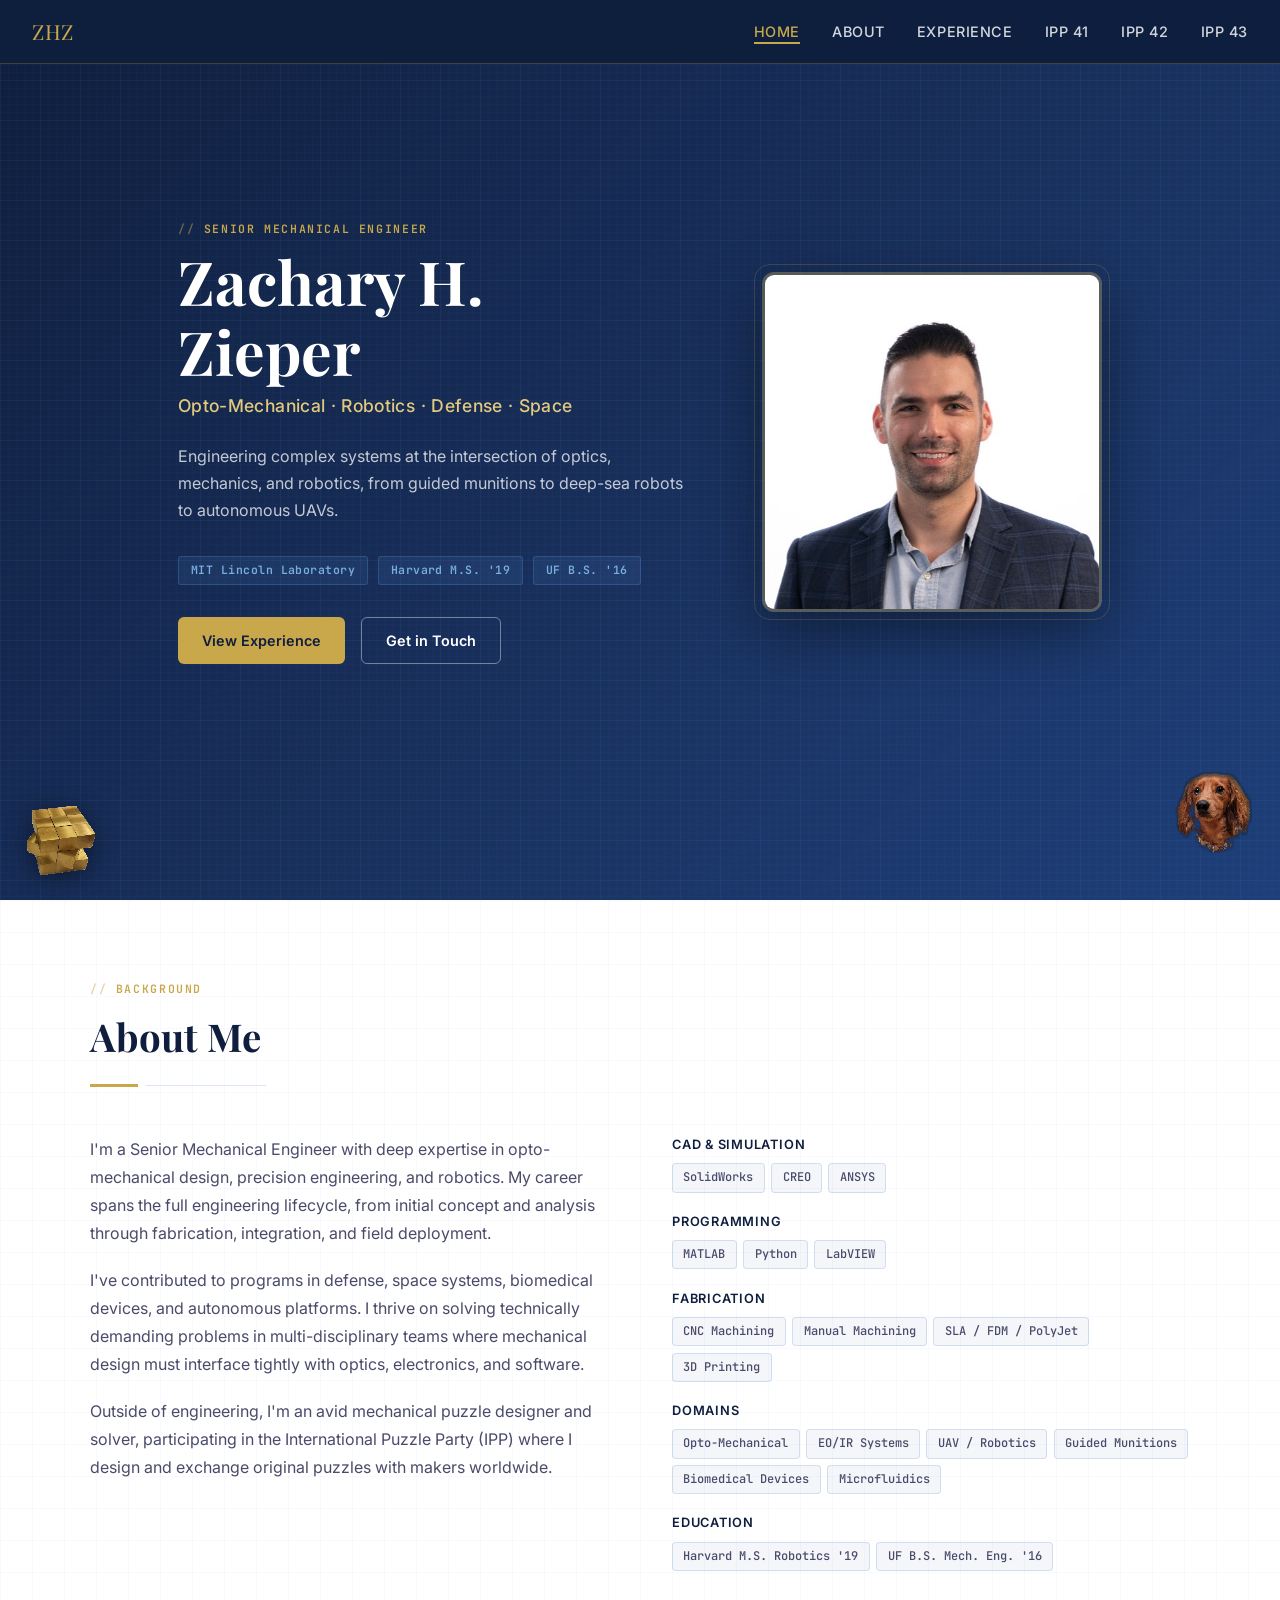
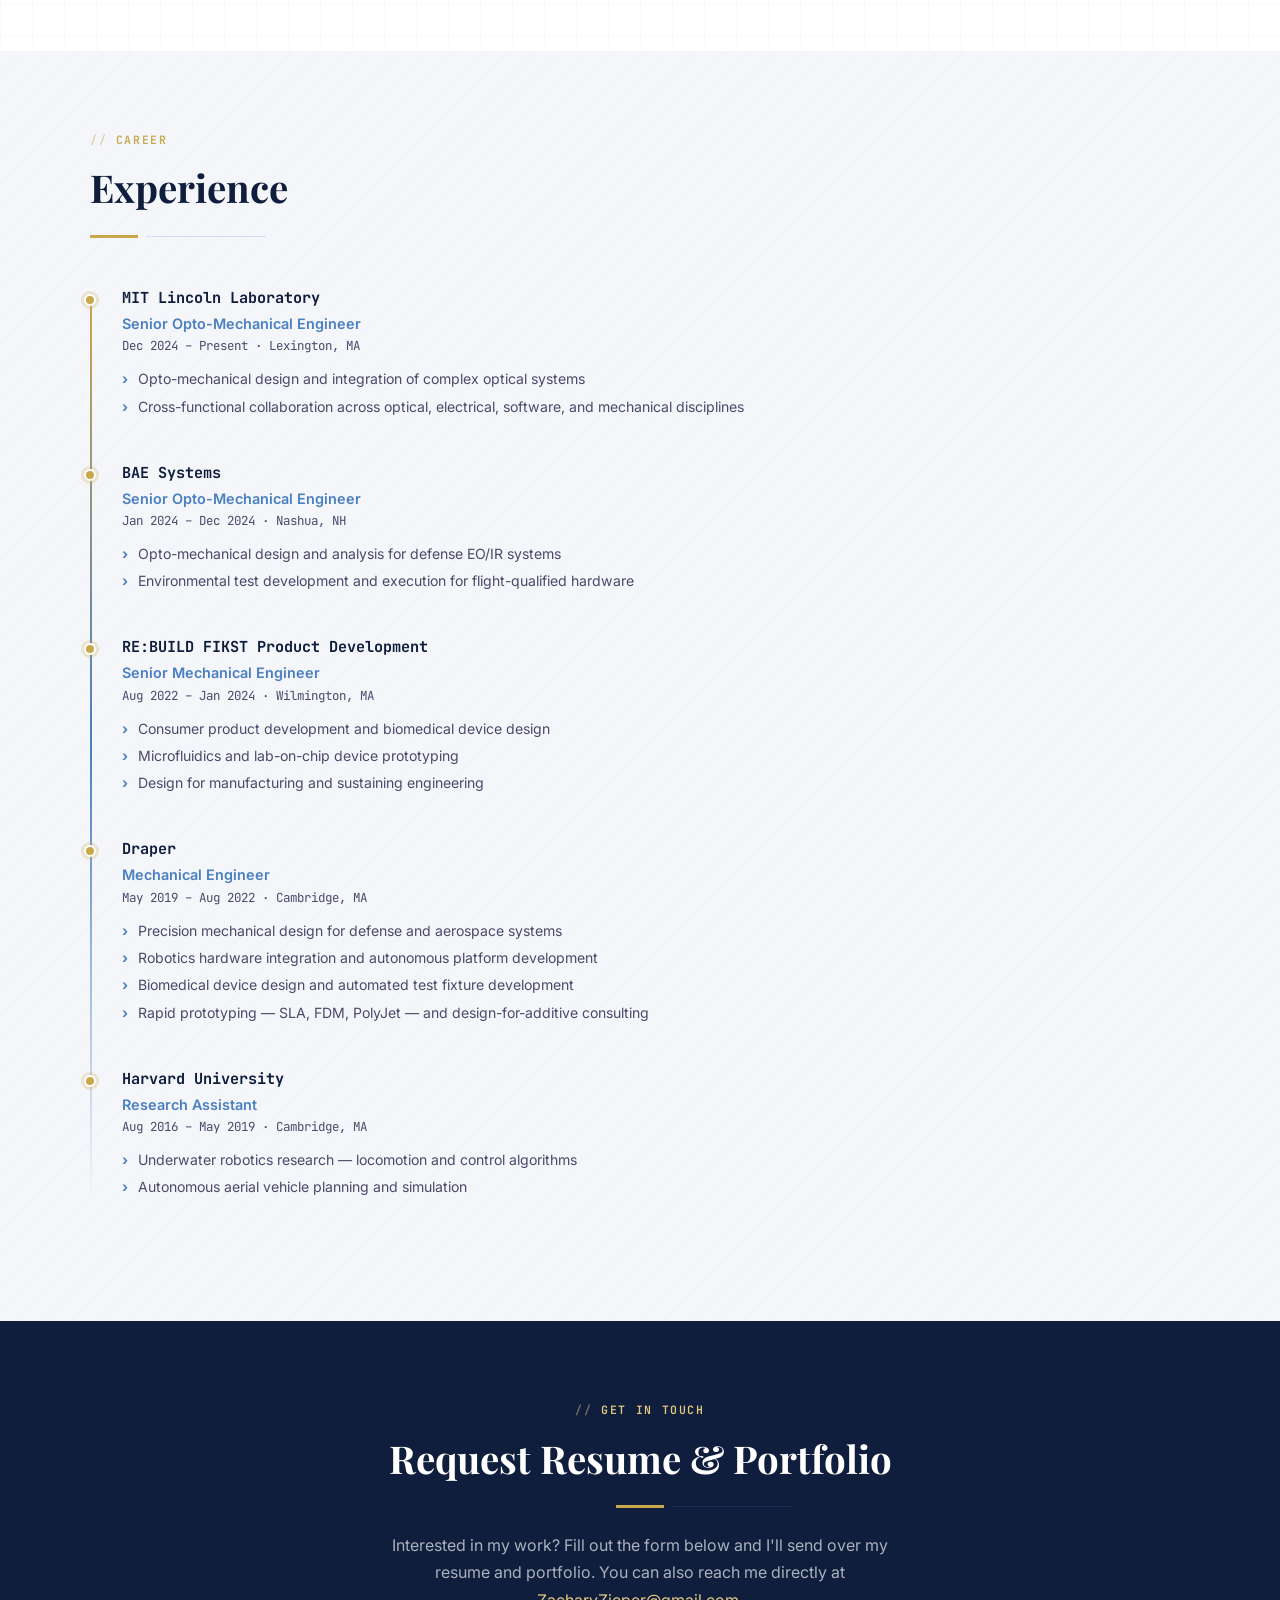
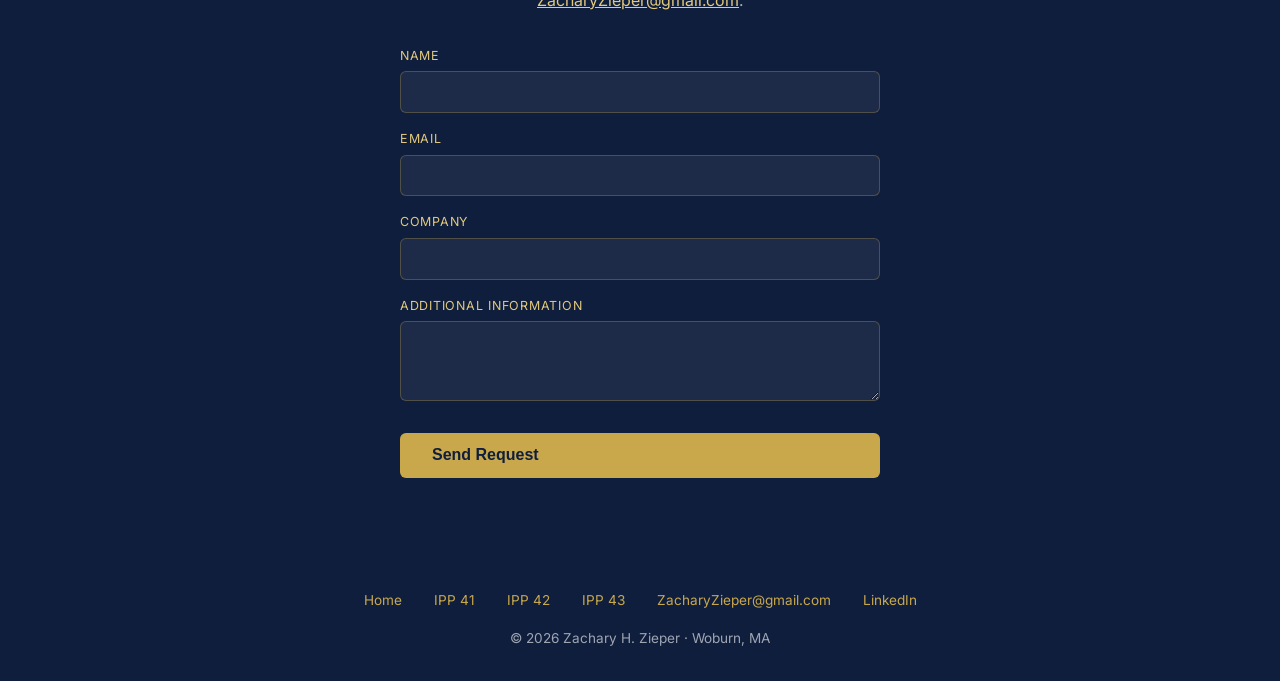
<file: index.html>
<!DOCTYPE html>
<html lang="en">
<head>
  <meta charset="UTF-8" />
  <meta name="viewport" content="width=device-width, initial-scale=1.0" />
  <title>Zachary H. Zieper — Engineer</title>
  <link rel="stylesheet" href="styles.css" />
</head>
<body>

  <!-- ── Navigation ── -->
  <nav>
    <a href="index.html" class="nav-logo">ZHZ</a>
    <button class="nav-hamburger" id="nav-toggle" aria-label="Toggle navigation">☰</button>
    <ul class="nav-links">
      <li><a href="index.html" class="active">Home</a></li>
      <li><a href="#about">About</a></li>
      <li><a href="#experience">Experience</a></li>
      <li><a href="ipp41.html">IPP 41</a></li>
      <li><a href="ipp42.html">IPP 42</a></li>
      <li><a href="ipp43.html">IPP 43</a></li>
    </ul>
  </nav>

  <!-- ── Hero ── -->
  <section class="hero" id="home">
    <div class="hero-inner">
      <div class="hero-text">
        <p class="section-label">Senior Mechanical Engineer</p>
        <h1>Zachary H.<br>Zieper</h1>
        <p class="subtitle">Opto-Mechanical · Robotics · Defense · Space</p>
        <p class="tagline">
          Engineering complex systems at the intersection of optics, mechanics, and
          robotics, from guided munitions to deep-sea robots to autonomous UAVs.
        </p>
        <div class="hero-badges">
          <span class="badge">MIT Lincoln Laboratory</span>
          <span class="badge">Harvard M.S. '19</span>
          <span class="badge">UF B.S. '16</span>
        </div>
        <div class="hero-cta">
          <a href="#experience" class="btn btn-primary">View Experience</a>
          <a href="mailto:ZacharyZieper@gmail.com" class="btn btn-outline">Get in Touch</a>
        </div>
      </div>
      <div class="hero-photo">
        <img src="images/ZZ_Cropped.jpg" alt="Zachary Zieper" />
      </div>
    </div>
  </section>

  <!-- ── About ── -->
  <section id="about">
    <div class="section-inner">
      <p class="section-label">Background</p>
      <h2 class="section-title">About Me</h2>
      <div class="divider"></div>
      <div class="about-grid">
        <div class="about-text">
          <p>
            I'm a Senior Mechanical Engineer with deep expertise in opto-mechanical
            design, precision engineering, and robotics. My career spans the full
            engineering lifecycle, from initial concept and analysis through fabrication,
            integration, and field deployment.
          </p>
          <p>
            I've contributed to programs in defense, space systems, biomedical devices,
            and autonomous platforms. I thrive on solving technically demanding problems
            in multi-disciplinary teams where mechanical design must interface tightly
            with optics, electronics, and software.
          </p>
          <p>
            Outside of engineering, I'm an avid mechanical puzzle designer and solver,
            participating in the International Puzzle Party (IPP) where I design and
            exchange original puzzles with makers worldwide.
          </p>
        </div>
        <div>
          <div class="skills-grid">
            <div class="skill-group">
              <label>CAD &amp; Simulation</label>
              <div class="skill-tags">
                <span class="skill-tag">SolidWorks</span>
                <span class="skill-tag">CREO</span>
                <span class="skill-tag">ANSYS</span>
              </div>
            </div>
            <div class="skill-group">
              <label>Programming</label>
              <div class="skill-tags">
                <span class="skill-tag">MATLAB</span>
                <span class="skill-tag">Python</span>
                <span class="skill-tag">LabVIEW</span>
              </div>
            </div>
            <div class="skill-group">
              <label>Fabrication</label>
              <div class="skill-tags">
                <span class="skill-tag">CNC Machining</span>
                <span class="skill-tag">Manual Machining</span>
                <span class="skill-tag">SLA / FDM / PolyJet</span>
                <span class="skill-tag">3D Printing</span>
              </div>
            </div>
            <div class="skill-group">
              <label>Domains</label>
              <div class="skill-tags">
                <span class="skill-tag">Opto-Mechanical</span>
                <span class="skill-tag">EO/IR Systems</span>
                <span class="skill-tag">UAV / Robotics</span>
                <span class="skill-tag">Guided Munitions</span>
                <span class="skill-tag">Biomedical Devices</span>
                <span class="skill-tag">Microfluidics</span>
              </div>
            </div>
            <div class="skill-group">
              <label>Education</label>
              <div class="skill-tags">
                <span class="skill-tag">Harvard M.S. Robotics '19</span>
                <span class="skill-tag">UF B.S. Mech. Eng. '16</span>
              </div>
            </div>
          </div>
        </div>
      </div>
    </div>
  </section>

  <!-- ── Experience ── -->
  <section id="experience">
    <div class="section-inner">
      <p class="section-label">Career</p>
      <h2 class="section-title">Experience</h2>
      <div class="divider"></div>
      <div class="timeline">

        <div class="timeline-item">
          <div class="timeline-company">MIT Lincoln Laboratory</div>
          <div class="timeline-role">Senior Opto-Mechanical Engineer</div>
          <div class="timeline-period">Dec 2024 – Present · Lexington, MA</div>
          <ul class="timeline-bullets">
            <li>Opto-mechanical design and integration of complex optical systems</li>
            <li>Cross-functional collaboration across optical, electrical, software, and mechanical disciplines</li>
          </ul>
        </div>

        <div class="timeline-item">
          <div class="timeline-company">BAE Systems</div>
          <div class="timeline-role">Senior Opto-Mechanical Engineer</div>
          <div class="timeline-period">Jan 2024 – Dec 2024 · Nashua, NH</div>
          <ul class="timeline-bullets">
            <li>Opto-mechanical design and analysis for defense EO/IR systems</li>
            <li>Environmental test development and execution for flight-qualified hardware</li>
          </ul>
        </div>

        <div class="timeline-item">
          <div class="timeline-company">RE:BUILD FIKST Product Development</div>
          <div class="timeline-role">Senior Mechanical Engineer</div>
          <div class="timeline-period">Aug 2022 – Jan 2024 · Wilmington, MA</div>
          <ul class="timeline-bullets">
            <li>Consumer product development and biomedical device design</li>
            <li>Microfluidics and lab-on-chip device prototyping</li>
            <li>Design for manufacturing and sustaining engineering</li>
          </ul>
        </div>

        <div class="timeline-item">
          <div class="timeline-company">Draper</div>
          <div class="timeline-role">Mechanical Engineer</div>
          <div class="timeline-period">May 2019 – Aug 2022 · Cambridge, MA</div>
          <ul class="timeline-bullets">
            <li>Precision mechanical design for defense and aerospace systems</li>
            <li>Robotics hardware integration and autonomous platform development</li>
            <li>Biomedical device design and automated test fixture development</li>
            <li>Rapid prototyping — SLA, FDM, PolyJet — and design-for-additive consulting</li>
          </ul>
        </div>

        <div class="timeline-item">
          <div class="timeline-company">Harvard University</div>
          <div class="timeline-role">Research Assistant</div>
          <div class="timeline-period">Aug 2016 – May 2019 · Cambridge, MA</div>
          <ul class="timeline-bullets">
            <li>Underwater robotics research — locomotion and control algorithms</li>
            <li>Autonomous aerial vehicle planning and simulation</li>
          </ul>
        </div>

      </div>
    </div>
  </section>

  <!-- ── Portfolio (hidden for now) ── -->
  <section id="portfolio" style="display:none;">
    <div class="section-inner">
      <p class="section-label" style="color:var(--gold-light);">Selected Work</p>
      <h2 class="section-title light">Portfolio</h2>
      <div class="puzzle-divider">
        <div class="bar"></div>
        <span class="icon">⚙</span>
        <span class="icon">🔩</span>
        <span class="icon">🧩</span>
        <div class="bar rev"></div>
      </div>

      <div class="portfolio-grid">

        <!-- Microfluidic Array -->
        <div class="portfolio-card">
          <img src="images/draper/image5.jpeg" alt="Microfluidic Device" />
          <div class="portfolio-label">
            <span class="cat">Biomedical · Microfluidics</span>
            <span class="title">Microfluidic Cell Culture Device</span>
          </div>
          <div class="portfolio-overlay">
            <div class="portfolio-label">
              <span class="cat">Biomedical · Microfluidics</span>
              <span class="title">Microfluidic Cell Culture Device</span>
              <p class="desc">Multi-channel microfluidic array for novel cell culturing research — designed and fabricated in-house.</p>
            </div>
          </div>
        </div>

        <!-- Brass Snake Puzzle -->
        <div class="portfolio-card">
          <img src="images/draper/image34.jpeg" alt="Brass Snake Puzzle" />
          <div class="portfolio-label">
            <span class="cat">Puzzle Design · Machining</span>
            <span class="title">Brass Snake Puzzle</span>
          </div>
          <div class="portfolio-overlay">
            <div class="portfolio-label">
              <span class="cat">Puzzle Design · Machining</span>
              <span class="title">Brass Snake Puzzle</span>
              <p class="desc">Handmade interlocking sequential movement puzzle machined from solid brass — IPP exchange piece.</p>
            </div>
          </div>
        </div>

        <!-- Rubik's vs Brass Cube -->
        <div class="portfolio-card">
          <img src="images/draper/image35.jpeg" alt="Machined Brass Cube vs Rubiks" />
          <div class="portfolio-label">
            <span class="cat">Puzzle Design · IPP</span>
            <span class="title">Machined Brass Cube</span>
          </div>
          <div class="portfolio-overlay">
            <div class="portfolio-label">
              <span class="cat">Puzzle Design · IPP</span>
              <span class="title">Machined Brass Cube</span>
              <p class="desc">A fully functional 3×3 twisty puzzle machined from solid brass — next to the plastic original it was inspired by.</p>
            </div>
          </div>
        </div>

        <!-- Consumer Product — Cumulus -->
        <div class="portfolio-card">
          <img src="images/draper/image28.jpeg" alt="Cumulus Coffee System" />
          <div class="portfolio-label">
            <span class="cat">Consumer Product Design</span>
            <span class="title">Cumulus Coffee System</span>
          </div>
          <div class="portfolio-overlay">
            <div class="portfolio-label">
              <span class="cat">Consumer Product Design</span>
              <span class="title">Cumulus Coffee System</span>
              <p class="desc">Contributed mechanical design and sustaining engineering for a premium connected espresso brewer.</p>
            </div>
          </div>
        </div>

        <!-- Louie + 3D Print -->
        <div class="portfolio-card">
          <img src="images/draper/image32.jpeg" alt="Louie and 3D Printed Model" style="object-position: center 20%;" />
          <div class="portfolio-label">
            <span class="cat">3D Printing · Rapid Proto</span>
            <span class="title">Louie — 3D Printed in SLA</span>
          </div>
          <div class="portfolio-overlay">
            <div class="portfolio-label">
              <span class="cat">3D Printing · Rapid Proto</span>
              <span class="title">Louie — 3D Printed in SLA</span>
              <p class="desc">High-fidelity SLA resin print of Louie the dachshund. The real thing approves.</p>
            </div>
          </div>
        </div>

        <!-- Microfluidic channels close-up -->
        <div class="portfolio-card">
          <img src="images/draper/image7.jpeg" alt="Microfluidic Channels" />
          <div class="portfolio-label">
            <span class="cat">Biomedical · Fabrication</span>
            <span class="title">Microfluidic Channel Array</span>
          </div>
          <div class="portfolio-overlay">
            <div class="portfolio-label">
              <span class="cat">Biomedical · Fabrication</span>
              <span class="title">Microfluidic Channel Array</span>
              <p class="desc">Transparent microfluidic chip with precision-routed channels for controlled reagent flow in cell culture experiments.</p>
            </div>
          </div>
        </div>

      </div>
    </div>
  </section>

  <!-- ── Contact / Resume Request ── -->
  <section id="contact" style="background:var(--navy);padding:5rem 2rem;text-align:center;">
    <p class="section-label" style="color:var(--gold-light);">Get In Touch</p>
    <h2 class="section-title light" style="color:var(--white);font-family:'Playfair Display',serif;font-size:clamp(1.8rem,3vw,2.5rem);margin-bottom:1rem;">Request Resume &amp; Portfolio</h2>
    <div class="divider" style="margin:0 auto 1.5rem;"></div>
    <p style="color:rgba(255,255,255,0.65);max-width:520px;margin:0 auto 2rem;line-height:1.7;">
      Interested in my work? Fill out the form below and I'll send over my
      resume and portfolio. You can also reach me directly at
      <a href="mailto:ZacharyZieper@gmail.com" style="color:var(--gold-light);">ZacharyZieper@gmail.com</a>.
    </p>

    <form action="https://formsubmit.co/ZacharyZieper@gmail.com" method="POST"
          style="max-width:480px;margin:0 auto;text-align:left;">
      <!-- FormSubmit config -->
      <input type="hidden" name="_subject" value="Resume & Portfolio Request" />
      <input type="hidden" name="_captcha" value="false" />
      <input type="hidden" name="_template" value="table" />
      <input type="text" name="_honey" style="display:none" />

      <div style="margin-bottom:1rem;">
        <label for="req-name" style="display:block;color:var(--gold-light);font-size:0.78rem;letter-spacing:0.06em;text-transform:uppercase;margin-bottom:0.35rem;">Name</label>
        <input type="text" id="req-name" name="Name" required
               style="width:100%;padding:0.65rem 0.85rem;border:1px solid rgba(201,168,76,0.3);border-radius:6px;background:rgba(255,255,255,0.06);color:var(--white);font-size:0.95rem;font-family:inherit;outline:none;transition:border-color 0.2s;"
               onfocus="this.style.borderColor='var(--gold)'" onblur="this.style.borderColor='rgba(201,168,76,0.3)'" />
      </div>

      <div style="margin-bottom:1rem;">
        <label for="req-email" style="display:block;color:var(--gold-light);font-size:0.78rem;letter-spacing:0.06em;text-transform:uppercase;margin-bottom:0.35rem;">Email</label>
        <input type="email" id="req-email" name="Email" required
               style="width:100%;padding:0.65rem 0.85rem;border:1px solid rgba(201,168,76,0.3);border-radius:6px;background:rgba(255,255,255,0.06);color:var(--white);font-size:0.95rem;font-family:inherit;outline:none;transition:border-color 0.2s;"
               onfocus="this.style.borderColor='var(--gold)'" onblur="this.style.borderColor='rgba(201,168,76,0.3)'" />
      </div>

      <div style="margin-bottom:1rem;">
        <label for="req-company" style="display:block;color:var(--gold-light);font-size:0.78rem;letter-spacing:0.06em;text-transform:uppercase;margin-bottom:0.35rem;">Company</label>
        <input type="text" id="req-company" name="Company"
               style="width:100%;padding:0.65rem 0.85rem;border:1px solid rgba(201,168,76,0.3);border-radius:6px;background:rgba(255,255,255,0.06);color:var(--white);font-size:0.95rem;font-family:inherit;outline:none;transition:border-color 0.2s;"
               onfocus="this.style.borderColor='var(--gold)'" onblur="this.style.borderColor='rgba(201,168,76,0.3)'" />
      </div>

      <div style="margin-bottom:1.5rem;">
        <label for="req-info" style="display:block;color:var(--gold-light);font-size:0.78rem;letter-spacing:0.06em;text-transform:uppercase;margin-bottom:0.35rem;">Additional Information</label>
        <textarea id="req-info" name="Additional Information" rows="3"
                  style="width:100%;padding:0.65rem 0.85rem;border:1px solid rgba(201,168,76,0.3);border-radius:6px;background:rgba(255,255,255,0.06);color:var(--white);font-size:0.95rem;font-family:inherit;outline:none;resize:vertical;transition:border-color 0.2s;"
                  onfocus="this.style.borderColor='var(--gold)'" onblur="this.style.borderColor='rgba(201,168,76,0.3)'"></textarea>
      </div>

      <button type="submit" class="btn btn-primary" style="width:100%;font-size:1rem;padding:0.85rem 2rem;cursor:pointer;border:none;">
        Send Request
      </button>
    </form>
  </section>

  <!-- ── Footer ── -->
  <footer>
    <div class="footer-links">
      <a href="index.html">Home</a>
      <a href="ipp41.html">IPP 41</a>
      <a href="ipp42.html">IPP 42</a>
      <a href="ipp43.html">IPP 43</a>
      <a href="mailto:ZacharyZieper@gmail.com">ZacharyZieper@gmail.com</a>
      <a href="https://www.linkedin.com/in/zzieper" target="_blank" rel="noopener">LinkedIn</a>
    </div>
    <p>&copy; 2026 Zachary H. Zieper · Woburn, MA</p>
  </footer>

  <!-- ── Easter Egg ── -->

  <!-- Rubik's cube — bottom LEFT, mouse-draggable -->
  <div id="puzzle-cube">
    <canvas id="cube-canvas" style="display:block;"></canvas>
  </div>

  <!-- Louie drop zone — bottom RIGHT -->
  <div id="easter-egg-zone">
    <div id="louie-drop">
      <canvas id="louie-canvas"></canvas>
    </div>
    <div id="good-boy">Good boy 🐾</div>
  </div>

  <!-- Flash overlay -->
  <div id="flash"></div>

  <script>
    // ── Remove black background from Louie image (edge flood-fill) ──
    (function() {
      const canvas = document.getElementById('louie-canvas');
      const ctx = canvas.getContext('2d');
      const img = new Image();
      img.onload = function() {
        const w = img.naturalWidth, h = img.naturalHeight;
        canvas.width = w; canvas.height = h;
        ctx.drawImage(img, 0, 0);
        const imageData = ctx.getImageData(0, 0, w, h);
        const d = imageData.data;

        // Flood-fill background from all 4 edges — only removes connected dark pixels
        const visited = new Uint8Array(w * h);
        const queue = [];

        function isBackground(x, y) {
          const i = (y * w + x) * 4;
          return d[i] < 55 && d[i+1] < 55 && d[i+2] < 55;
        }

        function push(x, y) {
          if (x < 0 || x >= w || y < 0 || y >= h) return;
          const k = y * w + x;
          if (visited[k] || !isBackground(x, y)) return;
          visited[k] = 1;
          queue.push(k);
        }

        // Seed from all edge pixels
        for (let x = 0; x < w; x++) { push(x, 0); push(x, h - 1); }
        for (let y = 0; y < h; y++) { push(0, y); push(w - 1, y); }

        // BFS
        for (let qi = 0; qi < queue.length; qi++) {
          const k = queue[qi];
          const x = k % w, y = (k / w) | 0;
          push(x - 1, y); push(x + 1, y); push(x, y - 1); push(x, y + 1);
        }

        // Make background pixels transparent, feather the edge slightly
        for (let k = 0; k < w * h; k++) {
          if (!visited[k]) continue;
          const i = k * 4;
          const brightness = (d[i] + d[i+1] + d[i+2]) / 3;
          // Smooth edge: fully transparent at 0, fades in up to brightness 55
          d[i+3] = Math.round((brightness / 55) * 180);
          if (d[i+3] > 255) d[i+3] = 255;
        }

        ctx.putImageData(imageData, 0, 0);
      };
      img.src = 'images/Louie_Icon.png';
    })();

    // ── Load & background-remove the gold Rubik's cube ──
    (function() {
      const cubeCanvas = document.getElementById('cube-canvas');
      const cubeCtx    = cubeCanvas.getContext('2d');
      const cubeImg    = new Image();
      cubeImg.onload = function() {
        cubeCanvas.width  = cubeImg.naturalWidth;
        cubeCanvas.height = cubeImg.naturalHeight;
        cubeCtx.drawImage(cubeImg, 0, 0);

        const imageData = cubeCtx.getImageData(0, 0, cubeCanvas.width, cubeCanvas.height);
        const d = imageData.data;
        const w = cubeCanvas.width, h = cubeCanvas.height;

        // Flood-fill from all 4 edges — only removes connected light/white pixels
        const visited = new Uint8Array(w * h);
        const queue   = [];

        function isLight(x, y) {
          const idx = (y * w + x) * 4;
          return d[idx] > 190 && d[idx+1] > 190 && d[idx+2] > 190;
        }

        function enq(x, y) {
          if (x < 0 || x >= w || y < 0 || y >= h) return;
          const k = y * w + x;
          if (visited[k] || !isLight(x, y)) return;
          visited[k] = 1;
          queue.push(k);
        }

        for (let x = 0; x < w; x++) { enq(x, 0); enq(x, h-1); }
        for (let y = 0; y < h; y++) { enq(0, y); enq(w-1, y); }

        let qi = 0;
        while (qi < queue.length) {
          const k = queue[qi++];
          const x = k % w, y = Math.floor(k / w);
          enq(x-1, y); enq(x+1, y); enq(x, y-1); enq(x, y+1);
        }

        for (let k = 0; k < w * h; k++) {
          if (!visited[k]) continue;
          const i = k * 4;
          const lightness = (d[i] + d[i+1] + d[i+2]) / 3;
          // Feather the edge so there's no hard fringe
          const t = Math.max(0, (lightness - 180) / 75);
          d[i+3] = Math.round((1 - t) * d[i+3]);
        }

        cubeCtx.putImageData(imageData, 0, 0);

        // Scale display size preserving natural aspect ratio
        // 52px on mobile (≤768px), 72px on desktop — matches ORIGIN.bottom below
        const displayH = window.innerWidth <= 768 ? 52 : 72;
        const aspect   = cubeImg.naturalWidth / cubeImg.naturalHeight;
        cubeCanvas.style.height = displayH + 'px';
        cubeCanvas.style.width  = Math.round(displayH * aspect) + 'px';
      };
      cubeImg.src = 'images/Rubiks_Cube_Gold.png';
    })();

    // ── Mouse-based drag (no HTML5 drag API) ──
    const cube     = document.getElementById('puzzle-cube');
    const louie    = document.getElementById('louie-drop');
    const flash    = document.getElementById('flash');
    const goodBoy  = document.getElementById('good-boy');

    // Resting position matches CSS: mobile bottom:25px, desktop bottom:24px
    // (aligns cube centre with Louie centre on both screen sizes)
    const mobile = window.innerWidth <= 768;
    const ORIGIN = { bottom: mobile ? 25 : 24, left: mobile ? 16 : 24 };

    let dragging = false;
    let startX, startY, cubeStartX, cubeStartY;

    // ── Shared drag handlers (mouse + touch) ──
    function onDragStart(clientX, clientY) {
      dragging = true;
      const rect = cube.getBoundingClientRect();
      startX = clientX;
      startY = clientY;
      cubeStartX = rect.left;
      cubeStartY = rect.top;
      cube.style.transition = 'none';
      cube.style.bottom = 'auto';
      cube.style.right  = 'auto';
      cube.style.left   = rect.left + 'px';
      cube.style.top    = rect.top  + 'px';
      cube.classList.add('dragging');
      goodBoy.classList.remove('visible');
    }

    function onDragMove(clientX, clientY) {
      if (!dragging) return;
      cube.style.left = (cubeStartX + clientX - startX) + 'px';
      cube.style.top  = (cubeStartY + clientY - startY) + 'px';

      // "Good boy" proximity hint
      const louieRect = louie.getBoundingClientRect();
      const cubeRect  = cube.getBoundingClientRect();
      const lx = louieRect.left + louieRect.width  / 2;
      const ly = louieRect.top  + louieRect.height / 2;
      const cx = cubeRect.left  + cubeRect.width   / 2;
      const cy = cubeRect.top   + cubeRect.height  / 2;
      goodBoy.classList.toggle('visible', Math.hypot(cx - lx, cy - ly) < 130);
    }

    function onDragEnd() {
      if (!dragging) return;
      dragging = false;
      cube.classList.remove('dragging');
      goodBoy.classList.remove('visible');

      const louieRect = louie.getBoundingClientRect();
      const cubeRect  = cube.getBoundingClientRect();
      const cx = cubeRect.left + cubeRect.width  / 2;
      const cy = cubeRect.top  + cubeRect.height / 2;

      if (cx >= louieRect.left && cx <= louieRect.right &&
          cy >= louieRect.top  && cy <= louieRect.bottom) {
        louie.classList.add('drag-over');
        flash.classList.add('go');
        setTimeout(() => { window.location.href = 'secret.html'; }, 400);
      } else {
        cube.style.transition = 'left 0.45s cubic-bezier(.22,1,.36,1), top 0.45s cubic-bezier(.22,1,.36,1)';
        const finalLeft = ORIGIN.left;
        const finalTop  = window.innerHeight - cube.offsetHeight - ORIGIN.bottom;
        cube.style.left = finalLeft + 'px';
        cube.style.top  = finalTop  + 'px';
        setTimeout(() => {
          cube.style.transition = '';
          cube.style.top    = 'auto';
          cube.style.left   = 'auto';
          cube.style.bottom = ORIGIN.bottom + 'px';
          cube.style.left   = ORIGIN.left   + 'px';
        }, 460);
      }
    }

    // ── Mouse events ──
    cube.addEventListener('mousedown', e => { e.preventDefault(); onDragStart(e.clientX, e.clientY); });
    document.addEventListener('mousemove', e => onDragMove(e.clientX, e.clientY));
    document.addEventListener('mouseup',   () => onDragEnd());

    // ── Touch events (passive:false so we can preventDefault and stop page scroll) ──
    cube.addEventListener('touchstart', e => {
      e.preventDefault();
      const t = e.touches[0];
      onDragStart(t.clientX, t.clientY);
    }, { passive: false });

    document.addEventListener('touchmove', e => {
      if (!dragging) return;
      e.preventDefault();
      const t = e.touches[0];
      onDragMove(t.clientX, t.clientY);
    }, { passive: false });

    document.addEventListener('touchend', e => {
      const t = e.changedTouches[0];
      onDragEnd(t.clientX, t.clientY);
    });

    // Active nav link
    document.querySelectorAll('.nav-links a').forEach(a => {
      a.classList.toggle('active', a.getAttribute('href') === 'index.html');
    });

    // ── Hamburger nav toggle ──
    const navToggle = document.getElementById('nav-toggle');
    const navLinks  = document.querySelector('.nav-links');
    navToggle.addEventListener('click', () => {
      const open = navLinks.classList.toggle('open');
      navToggle.textContent = open ? '✕' : '☰';
    });
    navLinks.querySelectorAll('a').forEach(a => {
      a.addEventListener('click', () => {
        navLinks.classList.remove('open');
        navToggle.textContent = '☰';
      });
    });
  </script>
</body>
</html>
</file>
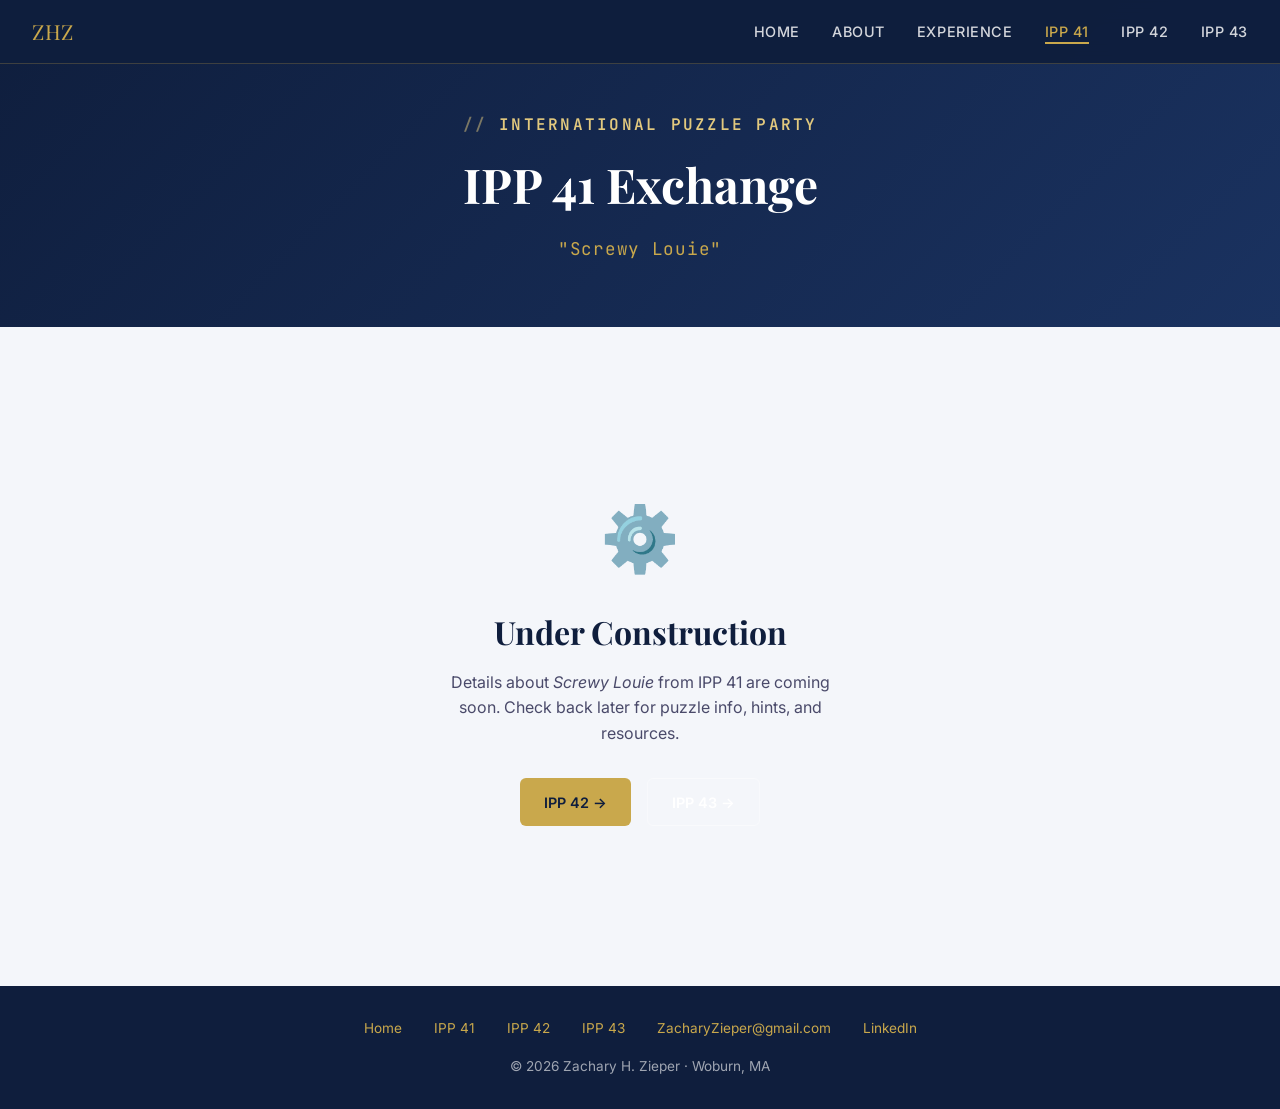
<file: ipp41.html>
<!DOCTYPE html>
<html lang="en">
<head>
  <meta charset="UTF-8" />
  <meta name="viewport" content="width=device-width, initial-scale=1.0" />
  <title>IPP 41 Exchange — Zachary H. Zieper</title>
  <link rel="stylesheet" href="styles.css" />
</head>
<body>

  <!-- ── Navigation ── -->
  <nav>
    <a href="index.html" class="nav-logo">ZHZ</a>
    <button class="nav-hamburger" id="nav-toggle" aria-label="Toggle navigation">☰</button>
    <ul class="nav-links">
      <li><a href="index.html">Home</a></li>
      <li><a href="index.html#about">About</a></li>
      <li><a href="index.html#experience">Experience</a></li>
      <li><a href="ipp41.html" class="active">IPP 41</a></li>
      <li><a href="ipp42.html">IPP 42</a></li>
      <li><a href="ipp43.html">IPP 43</a></li>
    </ul>
  </nav>

  <!-- ── Page Hero ── -->
  <div class="page-hero">
    <p class="section-label" style="color:var(--gold-light);margin-bottom:0.5rem;">International Puzzle Party</p>
    <h1>IPP 41 Exchange</h1>
    <p style="font-family:'JetBrains Mono',monospace;color:var(--gold);font-size:1.1rem;margin-top:0.5rem;letter-spacing:0.04em;">
      "Screwy Louie"
    </p>
  </div>

  <!-- ── Content ── -->
  <div class="page-content">
    <div class="coming-soon">
      <span class="gear">⚙️</span>
      <h2>Under Construction</h2>
      <p>
        Details about <em>Screwy Louie</em> from IPP 41 are coming soon.
        Check back later for puzzle info, hints, and resources.
      </p>
      <div style="margin-top:2rem;display:flex;gap:1rem;justify-content:center;flex-wrap:wrap;">
        <a href="ipp42.html" class="btn btn-primary">IPP 42 →</a>
        <a href="ipp43.html" class="btn btn-outline">IPP 43 →</a>
      </div>
    </div>
  </div>

  <!-- ── Footer ── -->
  <footer>
    <div class="footer-links">
      <a href="index.html">Home</a>
      <a href="ipp41.html">IPP 41</a>
      <a href="ipp42.html">IPP 42</a>
      <a href="ipp43.html">IPP 43</a>
      <a href="mailto:ZacharyZieper@gmail.com">ZacharyZieper@gmail.com</a>
      <a href="https://www.linkedin.com/in/zzieper" target="_blank" rel="noopener">LinkedIn</a>
    </div>
    <p>&copy; 2026 Zachary H. Zieper · Woburn, MA</p>
  </footer>

  <script>
    const navToggle = document.getElementById('nav-toggle');
    const navLinks  = document.querySelector('.nav-links');
    navToggle.addEventListener('click', () => {
      const open = navLinks.classList.toggle('open');
      navToggle.textContent = open ? '✕' : '☰';
    });
    navLinks.querySelectorAll('a').forEach(a => {
      a.addEventListener('click', () => {
        navLinks.classList.remove('open');
        navToggle.textContent = '☰';
      });
    });
  </script>
</body>
</html>
</file>
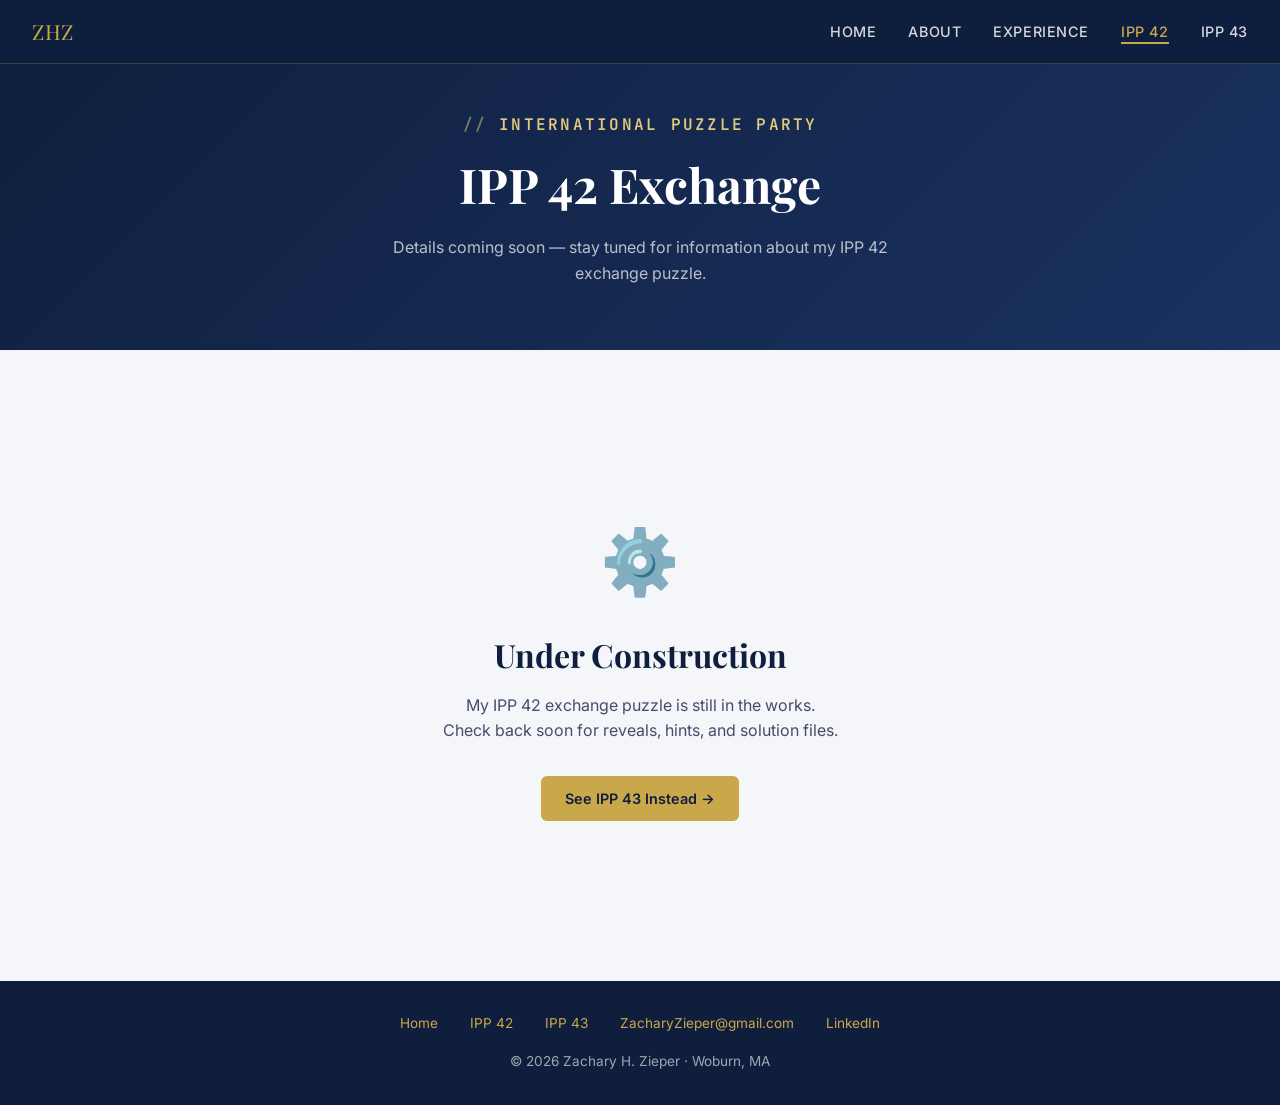
<file: ipp42.html>
<!DOCTYPE html>
<html lang="en">
<head>
  <meta charset="UTF-8" />
  <meta name="viewport" content="width=device-width, initial-scale=1.0" />
  <title>IPP 42 Exchange — Zachary H. Zieper</title>
  <link rel="stylesheet" href="styles.css" />
</head>
<body>

  <!-- ── Navigation ── -->
  <nav>
    <a href="index.html" class="nav-logo">ZHZ</a>
    <button class="nav-hamburger" id="nav-toggle" aria-label="Toggle navigation">☰</button>
    <ul class="nav-links">
      <li><a href="index.html">Home</a></li>
      <li><a href="index.html#about">About</a></li>
      <li><a href="index.html#experience">Experience</a></li>
      <li><a href="ipp42.html" class="active">IPP 42</a></li>
      <li><a href="ipp43.html">IPP 43</a></li>
    </ul>
  </nav>

  <!-- ── Page Hero ── -->
  <div class="page-hero">
    <p class="section-label" style="color:var(--gold-light);margin-bottom:0.5rem;">International Puzzle Party</p>
    <h1>IPP 42 Exchange</h1>
    <p>Details coming soon — stay tuned for information about my IPP 42 exchange puzzle.</p>
  </div>

  <!-- ── Content ── -->
  <div class="page-content">
    <div class="coming-soon">
      <span class="gear">⚙️</span>
      <h2>Under Construction</h2>
      <p>
        My IPP 42 exchange puzzle is still in the works.
        Check back soon for reveals, hints, and solution files.
      </p>
      <div style="margin-top:2rem;">
        <a href="ipp43.html" class="btn btn-primary">See IPP 43 Instead →</a>
      </div>
    </div>
  </div>

  <!-- ── Footer ── -->
  <footer>
    <div class="footer-links">
      <a href="index.html">Home</a>
      <a href="ipp42.html">IPP 42</a>
      <a href="ipp43.html">IPP 43</a>
      <a href="mailto:ZacharyZieper@gmail.com">ZacharyZieper@gmail.com</a>
      <a href="https://www.linkedin.com/in/zzieper" target="_blank" rel="noopener">LinkedIn</a>
    </div>
    <p>&copy; 2026 Zachary H. Zieper · Woburn, MA</p>
  </footer>

  <script>
    const navToggle = document.getElementById('nav-toggle');
    const navLinks  = document.querySelector('.nav-links');
    navToggle.addEventListener('click', () => {
      const open = navLinks.classList.toggle('open');
      navToggle.textContent = open ? '✕' : '☰';
    });
    navLinks.querySelectorAll('a').forEach(a => {
      a.addEventListener('click', () => {
        navLinks.classList.remove('open');
        navToggle.textContent = '☰';
      });
    });
  </script>
</body>
</html>
</file>
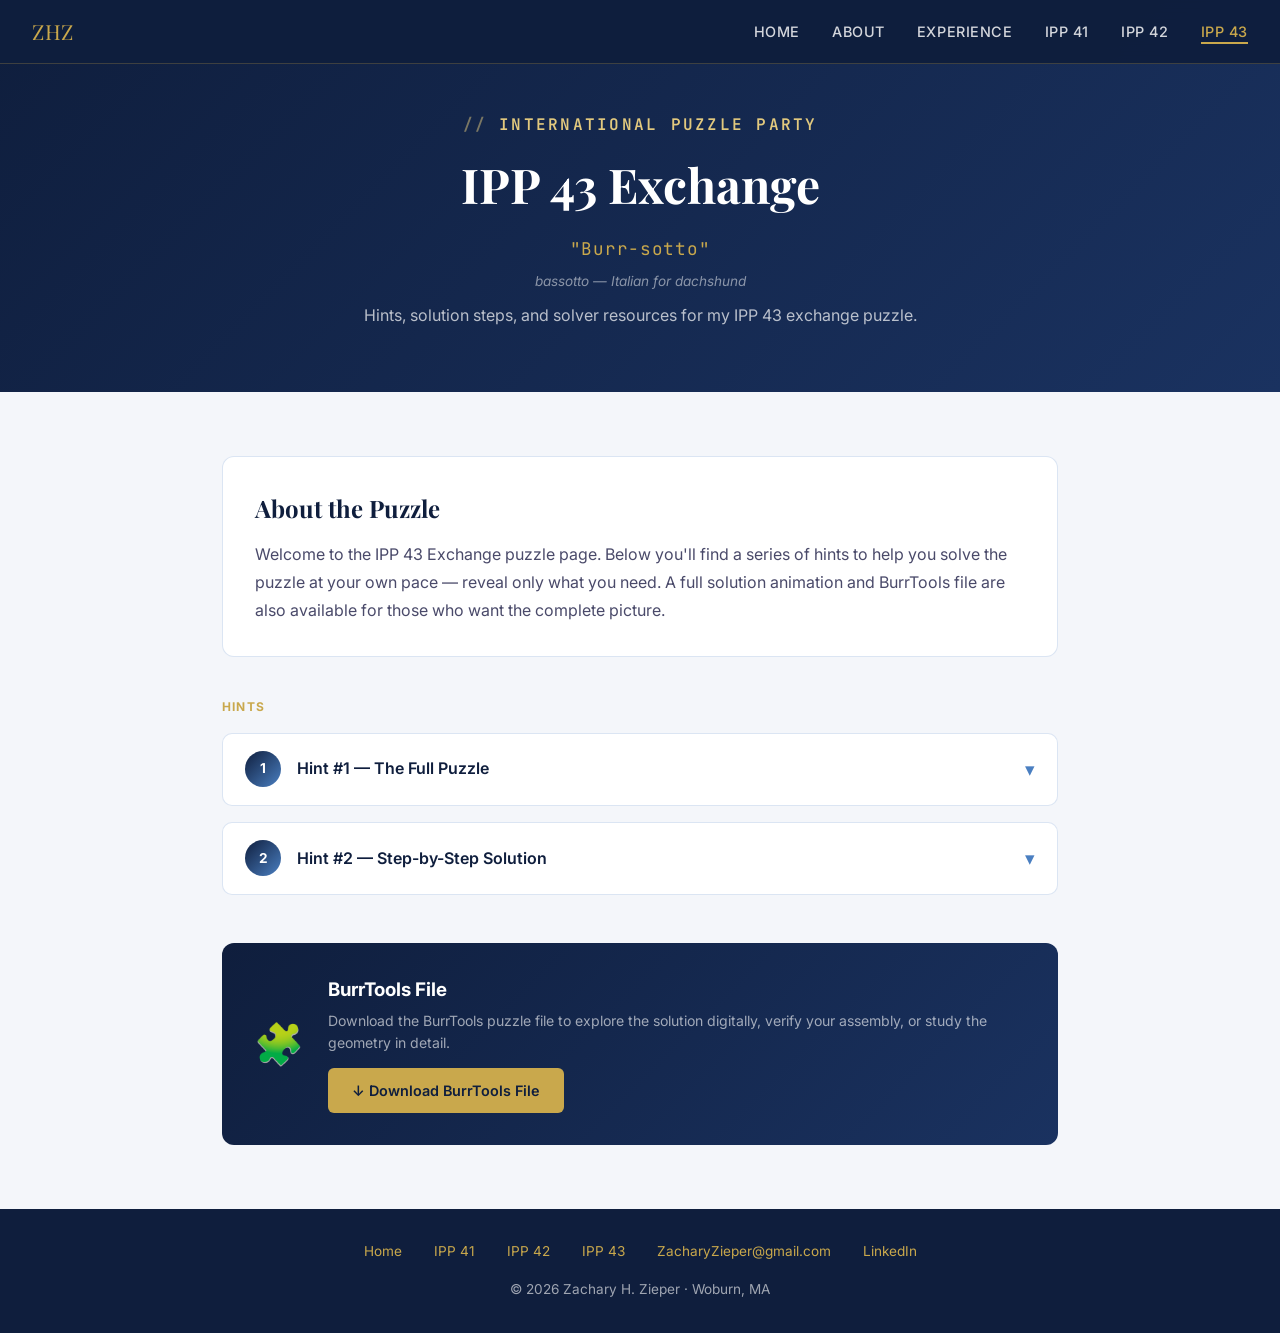
<file: ipp43.html>
<!DOCTYPE html>
<html lang="en">
<head>
  <meta charset="UTF-8" />
  <meta name="viewport" content="width=device-width, initial-scale=1.0" />
  <title>IPP 43 Exchange — Zachary H. Zieper</title>
  <link rel="stylesheet" href="styles.css" />
  <style>
    /* ── Password Gate ── */
    #gate {
      position: fixed;
      inset: 0;
      z-index: 9999;
      background: linear-gradient(135deg, #080f22 0%, #0f1e3d 60%, #0b1830 100%);
      display: flex;
      flex-direction: column;
      align-items: center;
      justify-content: center;
      padding: 2rem;
      overflow: hidden;
    }

    /* Blueprint grid background */
    #gate::before {
      content: '';
      position: absolute;
      inset: 0;
      background-image:
        linear-gradient(rgba(74,127,193,0.06) 1px, transparent 1px),
        linear-gradient(90deg, rgba(74,127,193,0.06) 1px, transparent 1px);
      background-size: 40px 40px;
      pointer-events: none;
    }

    .gate-inner {
      position: relative;
      width: 100%;
      max-width: 460px;
      text-align: center;
    }

    .gate-lock {
      font-size: 3rem;
      margin-bottom: 1rem;
      display: block;
      animation: bob 3s ease-in-out infinite;
    }
    @keyframes bob {
      0%,100% { transform: translateY(0); }
      50%      { transform: translateY(-6px); }
    }

    .gate-title {
      font-family: 'Playfair Display', serif;
      color: var(--gold-light);
      font-size: clamp(1.5rem, 4vw, 2.1rem);
      margin-bottom: 0.4rem;
    }

    .gate-sub {
      color: rgba(255,255,255,0.45);
      font-size: 0.88rem;
      margin-bottom: 2rem;
      font-family: 'JetBrains Mono', monospace;
    }

    /* Countdown */
    .gate-countdown {
      display: flex;
      gap: 0.8rem;
      justify-content: center;
      margin-bottom: 2.2rem;
      flex-wrap: wrap;
    }

    .cd-unit {
      background: rgba(74,127,193,0.1);
      border: 1px solid rgba(74,127,193,0.25);
      border-radius: 8px;
      padding: 0.6rem 0.9rem;
      min-width: 64px;
    }

    .cd-num {
      font-family: 'JetBrains Mono', monospace;
      font-size: 1.6rem;
      font-weight: 700;
      color: var(--gold);
      display: block;
      line-height: 1;
    }

    .cd-label {
      font-size: 0.6rem;
      text-transform: uppercase;
      letter-spacing: 0.1em;
      color: rgba(255,255,255,0.4);
      display: block;
      margin-top: 0.3rem;
    }

    /* Password form */
    .gate-form {
      display: flex;
      gap: 0.6rem;
      align-items: stretch;
    }

    .gate-input {
      flex: 1;
      background: rgba(255,255,255,0.05);
      border: 1.5px solid rgba(74,127,193,0.35);
      border-radius: 6px;
      color: var(--white);
      font-family: 'JetBrains Mono', monospace;
      font-size: 0.9rem;
      padding: 0.65rem 1rem;
      outline: none;
      transition: border-color 0.2s;
      letter-spacing: 0.08em;
    }
    .gate-input::placeholder { color: rgba(255,255,255,0.25); }
    .gate-input:focus { border-color: var(--gold); }
    .gate-input.error { border-color: #e74c3c; animation: shake 0.35s ease; }

    @keyframes shake {
      0%,100% { transform: translateX(0); }
      20%     { transform: translateX(-8px); }
      40%     { transform: translateX(8px); }
      60%     { transform: translateX(-5px); }
      80%     { transform: translateX(5px); }
    }

    .gate-btn {
      background: var(--gold);
      color: var(--navy);
      border: none;
      border-radius: 6px;
      font-weight: 700;
      font-size: 0.88rem;
      padding: 0 1.2rem;
      cursor: pointer;
      transition: background 0.2s, transform 0.15s;
      white-space: nowrap;
    }
    .gate-btn:hover { background: var(--gold-light); transform: translateY(-1px); }

    .gate-hint {
      margin-top: 0.9rem;
      font-size: 0.72rem;
      color: rgba(255,255,255,0.22);
      font-family: 'JetBrains Mono', monospace;
    }
    .gate-hint.wrong { color: #e74c3c; }

    /* Unlock fade-out */
    #gate.unlocking {
      animation: gateOut 0.55s ease forwards;
    }
    @keyframes gateOut {
      to { opacity: 0; pointer-events: none; }
    }

    .ipp43-intro {
      background: var(--white);
      border: 1px solid var(--border);
      border-radius: 12px;
      padding: 2rem;
      margin-bottom: 2.5rem;
    }
    .ipp43-intro p {
      color: var(--text-mid);
      line-height: 1.75;
    }
    .ipp43-intro h2 {
      font-family: 'Playfair Display', serif;
      color: var(--navy);
      margin-bottom: 0.8rem;
      font-size: 1.5rem;
    }
    .hints-heading {
      font-size: 0.75rem;
      font-weight: 700;
      text-transform: uppercase;
      letter-spacing: 0.1em;
      color: var(--gold);
      margin-bottom: 1rem;
    }
    .hint-body p {
      color: var(--text-mid);
      font-size: 0.9rem;
      margin-top: 0.8rem;
      margin-bottom: 0;
    }
  </style>
</head>
<body>

  <!-- ── Password Gate (hidden after June 12 2026 or correct password) ── -->
  <div id="gate">
    <div class="gate-inner">
      <span class="gate-lock">🔒</span>
      <h1 class="gate-title">IPP 43 · Burr-sotto</h1>
      <p class="gate-sub">// content unlocks at IPP 43</p>

      <div class="gate-countdown">
        <div class="cd-unit"><span class="cd-num" id="cd-d">--</span><span class="cd-label">Days</span></div>
        <div class="cd-unit"><span class="cd-num" id="cd-h">--</span><span class="cd-label">Hours</span></div>
        <div class="cd-unit"><span class="cd-num" id="cd-m">--</span><span class="cd-label">Min</span></div>
        <div class="cd-unit"><span class="cd-num" id="cd-s">--</span><span class="cd-label">Sec</span></div>
      </div>

      <form class="gate-form" id="gate-form" onsubmit="return false;">
        <input class="gate-input" id="gate-input" type="password" placeholder="enter password…" autocomplete="off" />
        <button class="gate-btn" id="gate-btn" type="submit">Unlock</button>
      </form>
      <p class="gate-hint" id="gate-hint">// already have the password? enter it above</p>
    </div>
  </div>

  <!-- ── Navigation ── -->
  <nav>
    <a href="index.html" class="nav-logo">ZHZ</a>
    <button class="nav-hamburger" id="nav-toggle" aria-label="Toggle navigation">☰</button>
    <ul class="nav-links">
      <li><a href="index.html">Home</a></li>
      <li><a href="index.html#about">About</a></li>
      <li><a href="index.html#experience">Experience</a></li>
      <li><a href="ipp41.html">IPP 41</a></li>
      <li><a href="ipp42.html">IPP 42</a></li>
      <li><a href="ipp43.html" class="active">IPP 43</a></li>
    </ul>
  </nav>

  <!-- ── Page Hero ── -->
  <div class="page-hero">
    <p class="section-label" style="color:var(--gold-light);margin-bottom:0.5rem;">International Puzzle Party</p>
    <h1>IPP 43 Exchange</h1>
    <p style="font-family:'JetBrains Mono',monospace;color:var(--gold);font-size:1.1rem;margin-top:0.5rem;letter-spacing:0.04em;">
      "Burr-sotto"
    </p>
    <p style="margin-top:0.5rem;font-size:0.85rem;color:rgba(255,255,255,0.5);font-style:italic;">
      bassotto — Italian for dachshund
    </p>
    <p style="margin-top:0.6rem;">Hints, solution steps, and solver resources for my IPP 43 exchange puzzle.</p>
  </div>

  <!-- ── Content ── -->
  <div class="page-content">

    <div class="ipp43-intro">
      <h2>About the Puzzle</h2>
      <p>
        Welcome to the IPP 43 Exchange puzzle page. Below you'll find a series of
        hints to help you solve the puzzle at your own pace — reveal only what you
        need. A full solution animation and BurrTools file are also available for
        those who want the complete picture.
      </p>
    </div>

    <p class="hints-heading">Hints</p>

    <div class="hint-grid">

      <!-- Hint 1 -->
      <div class="hint-card" id="hint-1">
        <div class="hint-header" onclick="toggleHint('hint-1')">
          <div class="hint-number">1</div>
          <span class="hint-label">Hint #1 — The Full Puzzle</span>
          <span class="hint-chevron">▾</span>
        </div>
        <div class="hint-body">
          <p>A look at the assembled puzzle to orient yourself.</p>
          <img src="exchange43/Full_Puzzle_26.jpg" alt="Full Puzzle — IPP 43" />
        </div>
      </div>

      <!-- Hint 2 -->
      <div class="hint-card" id="hint-2">
        <div class="hint-header" onclick="toggleHint('hint-2')">
          <div class="hint-number">2</div>
          <span class="hint-label">Hint #2 — Step-by-Step Solution</span>
          <span class="hint-chevron">▾</span>
        </div>
        <div class="hint-body">
          <p>A detailed walkthrough of the solution moves.</p>
          <img src="exchange43/Louie_26_Steps.png" alt="Step-by-Step Solution — IPP 43" />
        </div>
      </div>

    </div>

    <!-- BurrTools Download -->
    <div class="download-card">
      <div class="icon">🧩</div>
      <div>
        <h3>BurrTools File</h3>
        <p>
          Download the BurrTools puzzle file to explore the solution digitally,
          verify your assembly, or study the geometry in detail.
        </p>
        <a
          href="exchange43/Louie_2026_V3.xmpuzzle"
          class="btn btn-primary"
          download="Louie_2026_V3.xmpuzzle"
        >
          ↓ Download BurrTools File
        </a>
      </div>
    </div>

  </div>

  <!-- ── Footer ── -->
  <footer>
    <div class="footer-links">
      <a href="index.html">Home</a>
      <a href="ipp41.html">IPP 41</a>
      <a href="ipp42.html">IPP 42</a>
      <a href="ipp43.html">IPP 43</a>
      <a href="mailto:ZacharyZieper@gmail.com">ZacharyZieper@gmail.com</a>
      <a href="https://www.linkedin.com/in/zzieper" target="_blank" rel="noopener">LinkedIn</a>
    </div>
    <p>&copy; 2026 Zachary H. Zieper · Woburn, MA</p>
  </footer>

  <script>
    function toggleHint(id) {
      const card = document.getElementById(id);
      card.classList.toggle('open');
    }

    // ── Password Gate ──
    (function() {
      const UNLOCK_DATE = new Date('2026-06-12T00:00:00');  // June 12 2026 midnight local
      const PASSWORD    = 'getshrekt';
      const STORAGE_KEY = 'ipp43_unlocked';

      const gate   = document.getElementById('gate');
      const input  = document.getElementById('gate-input');
      const form   = document.getElementById('gate-form');
      const hint   = document.getElementById('gate-hint');

      function unlock(animate) {
        if (animate) {
          gate.classList.add('unlocking');
          setTimeout(() => gate.remove(), 560);
        } else {
          gate.remove();
        }
      }

      // Already past the unlock date? → no gate
      if (new Date() >= UNLOCK_DATE) { unlock(false); return; }

      // Previously unlocked via password? → no gate
      if (localStorage.getItem(STORAGE_KEY) === '1') { unlock(false); return; }

      // Countdown tick
      function tick() {
        const diff = UNLOCK_DATE - new Date();
        if (diff <= 0) { unlock(true); return; }
        const d = Math.floor(diff / 86400000);
        const h = Math.floor((diff % 86400000) / 3600000);
        const m = Math.floor((diff % 3600000)  / 60000);
        const s = Math.floor((diff % 60000)    / 1000);
        const pad = n => String(n).padStart(2,'0');
        document.getElementById('cd-d').textContent = d;
        document.getElementById('cd-h').textContent = pad(h);
        document.getElementById('cd-m').textContent = pad(m);
        document.getElementById('cd-s').textContent = pad(s);
      }
      tick();
      setInterval(tick, 1000);

      // Password submit
      form.addEventListener('submit', () => {
        if (input.value === PASSWORD) {
          localStorage.setItem(STORAGE_KEY, '1');
          hint.textContent  = '// access granted ✓';
          hint.className    = 'gate-hint';
          gate.style.borderColor = 'var(--gold)';
          setTimeout(() => unlock(true), 400);
        } else {
          input.classList.add('error');
          hint.textContent = '// incorrect password';
          hint.className   = 'gate-hint wrong';
          setTimeout(() => input.classList.remove('error'), 400);
          input.value = '';
        }
      });
    })();

    const navToggle = document.getElementById('nav-toggle');
    const navLinks  = document.querySelector('.nav-links');
    navToggle.addEventListener('click', () => {
      const open = navLinks.classList.toggle('open');
      navToggle.textContent = open ? '✕' : '☰';
    });
    navLinks.querySelectorAll('a').forEach(a => {
      a.addEventListener('click', () => {
        navLinks.classList.remove('open');
        navToggle.textContent = '☰';
      });
    });
  </script>
</body>
</html>
</file>
<file: styles.css>
/* =============================================
   Zachary Zieper Personal Website
   ============================================= */

@import url('https://fonts.googleapis.com/css2?family=Inter:wght@300;400;500;600;700&family=Playfair+Display:wght@700&family=JetBrains+Mono:wght@400;600&display=swap');

:root {
  --navy:       #0f1e3d;
  --navy-mid:   #1a3260;
  --steel:      #4a7fc1;
  --steel-light:#7aaee0;
  --gold:       #c9a84c;
  --gold-light: #e2c97e;
  --off-white:  #f4f6fa;
  --white:      #ffffff;
  --text-dark:  #1a1a2e;
  --text-mid:   #4a4a6a;
  --border:     rgba(74,127,193,0.2);
}

*, *::before, *::after { box-sizing: border-box; margin: 0; padding: 0; }

html { scroll-behavior: smooth; }

body {
  font-family: 'Inter', sans-serif;
  background: var(--off-white);
  color: var(--text-dark);
  line-height: 1.6;
  min-height: 100vh;
}

/* ── Hamburger button (hidden on desktop) ── */
.nav-hamburger {
  display: none;
  background: none;
  border: 1.5px solid rgba(201,168,76,0.45);
  color: var(--gold);
  font-size: 1.25rem;
  line-height: 1;
  cursor: pointer;
  padding: 0.28rem 0.58rem;
  border-radius: 4px;
  transition: border-color 0.2s, color 0.2s;
  flex-shrink: 0;
}
.nav-hamburger:hover { border-color: var(--gold); }

/* ── Navigation ── */
nav {
  position: fixed;
  top: 0; left: 0; right: 0;
  z-index: 100;
  background: rgba(15,30,61,0.97);
  backdrop-filter: blur(10px);
  padding: 0 2rem;
  display: flex;
  align-items: center;
  justify-content: space-between;
  height: 64px;
  border-bottom: 1px solid rgba(201,168,76,0.25);
}

.nav-logo {
  font-family: 'Playfair Display', serif;
  font-size: 1.3rem;
  color: var(--gold);
  text-decoration: none;
  letter-spacing: 0.03em;
}

.nav-links {
  display: flex;
  gap: 2rem;
  list-style: none;
}

.nav-links a {
  color: rgba(255,255,255,0.82);
  text-decoration: none;
  font-size: 0.9rem;
  font-weight: 500;
  letter-spacing: 0.04em;
  text-transform: uppercase;
  transition: color 0.2s;
  position: relative;
}

.nav-links a::after {
  content: '';
  position: absolute;
  bottom: -4px; left: 0; right: 0;
  height: 2px;
  background: var(--gold);
  transform: scaleX(0);
  transition: transform 0.2s;
}

.nav-links a:hover { color: var(--gold); }
.nav-links a:hover::after,
.nav-links a.active::after { transform: scaleX(1); }
.nav-links a.active { color: var(--gold); }

/* ── Hero ── */
.hero {
  min-height: 100vh;
  /* Use svh (small viewport height) where supported — excludes Android browser chrome */
  min-height: 100svh;
  display: flex;
  align-items: center;
  background: linear-gradient(135deg, var(--navy) 0%, var(--navy-mid) 60%, #1e3f7a 100%);
  padding-top: 64px;
  position: relative;
  overflow: hidden;
}

.hero::before {
  content: '';
  position: absolute;
  inset: 0;
  background-image:
    linear-gradient(rgba(74,127,193,0.07) 1px, transparent 1px),
    linear-gradient(90deg, rgba(74,127,193,0.07) 1px, transparent 1px);
  background-size: 40px 40px;
}

.hero::after {
  content: '';
  position: absolute;
  inset: 0;
  background-image:
    linear-gradient(rgba(74,127,193,0.04) 1px, transparent 1px),
    linear-gradient(90deg, rgba(74,127,193,0.04) 1px, transparent 1px);
  background-size: 8px 8px;
  pointer-events: none;
}

.hero-inner {
  max-width: 1100px;
  margin: 0 auto;
  padding: 4rem 2rem;
  display: grid;
  grid-template-columns: 1fr 340px;
  gap: 4rem;
  align-items: center;
  position: relative;
  z-index: 1;
}

.hero-text h1 {
  font-family: 'Playfair Display', serif;
  font-size: clamp(2.4rem, 5vw, 3.8rem);
  color: var(--white);
  line-height: 1.15;
  margin-bottom: 0.4rem;
}

.hero-text .subtitle {
  font-size: 1.1rem;
  color: var(--gold-light);
  font-weight: 500;
  margin-bottom: 1.4rem;
  letter-spacing: 0.02em;
}

.hero-text .tagline {
  font-size: 1rem;
  color: rgba(255,255,255,0.75);
  max-width: 520px;
  margin-bottom: 2rem;
  line-height: 1.7;
}

.hero-badges {
  display: flex;
  flex-wrap: wrap;
  gap: 0.6rem;
  margin-bottom: 2rem;
}

.badge {
  background: rgba(74,127,193,0.15);
  border: 1px solid rgba(74,127,193,0.35);
  color: var(--steel-light);
  padding: 0.25rem 0.75rem;
  border-radius: 3px;
  font-family: 'JetBrains Mono', monospace;
  font-size: 0.72rem;
  font-weight: 600;
  letter-spacing: 0.04em;
}

.badge.gold {
  background: rgba(201,168,76,0.15);
  border-color: rgba(201,168,76,0.4);
  color: var(--gold-light);
}

.hero-cta {
  display: flex;
  gap: 1rem;
  flex-wrap: wrap;
}

.btn {
  display: inline-flex;
  align-items: center;
  gap: 0.4rem;
  padding: 0.7rem 1.5rem;
  border-radius: 6px;
  font-size: 0.9rem;
  font-weight: 600;
  text-decoration: none;
  transition: all 0.2s;
  cursor: pointer;
  border: none;
}

.btn-primary {
  background: var(--gold);
  color: var(--navy);
}
.btn-primary:hover { background: var(--gold-light); transform: translateY(-1px); }

.btn-outline {
  background: transparent;
  border: 1.5px solid rgba(255,255,255,0.4);
  color: var(--white);
}
.btn-outline:hover { border-color: var(--gold); color: var(--gold); transform: translateY(-1px); }

.hero-photo {
  position: relative;
}

.hero-photo img {
  width: 100%;
  border-radius: 12px;
  border: 3px solid rgba(201,168,76,0.35);
  box-shadow: 0 20px 60px rgba(0,0,0,0.4);
  display: block;
}

.hero-photo::before {
  content: '';
  position: absolute;
  inset: -8px;
  border: 1px solid rgba(201,168,76,0.2);
  border-radius: 16px;
}

/* ── Section Base ── */
section {
  padding: 5rem 2rem;
}

.section-inner {
  max-width: 1100px;
  margin: 0 auto;
}

.section-label {
  font-family: 'JetBrains Mono', monospace;
  font-size: 0.72rem;
  font-weight: 600;
  text-transform: uppercase;
  letter-spacing: 0.14em;
  color: var(--gold);
  margin-bottom: 0.5rem;
}

.section-label::before {
  content: '// ';
  opacity: 0.5;
}

.section-title {
  font-family: 'Playfair Display', serif;
  font-size: clamp(1.8rem, 3vw, 2.5rem);
  color: var(--navy);
  margin-bottom: 1rem;
}

.section-title.light { color: var(--white); }

.divider {
  width: 48px;
  height: 3px;
  background: var(--gold);
  margin-bottom: 3rem;
  position: relative;
}

.divider::after {
  content: '';
  position: absolute;
  left: 56px;
  top: 1px;
  width: 120px;
  height: 1px;
  background: var(--border);
}

/* ── About / Skills ── */
#about { background: var(--white); }

.about-grid {
  display: grid;
  grid-template-columns: 1fr 1fr;
  gap: 4rem;
  align-items: start;
}

.about-text p {
  color: var(--text-mid);
  margin-bottom: 1.2rem;
  line-height: 1.75;
}

.skills-grid {
  display: grid;
  gap: 1.2rem;
}

.skill-group label {
  font-size: 0.8rem;
  font-weight: 600;
  text-transform: uppercase;
  letter-spacing: 0.06em;
  color: var(--navy);
  display: block;
  margin-bottom: 0.5rem;
}

.skill-tags {
  display: flex;
  flex-wrap: wrap;
  gap: 0.4rem;
}

.skill-tag {
  background: var(--off-white);
  border: 1px solid var(--border);
  color: var(--text-mid);
  padding: 0.25rem 0.65rem;
  border-radius: 4px;
  font-size: 0.8rem;
  font-weight: 500;
}

/* ── Experience ── */
#experience { background: var(--off-white); }

.timeline {
  position: relative;
  padding-left: 2rem;
}

.timeline::before {
  content: '';
  position: absolute;
  left: 0;
  top: 8px;
  bottom: 0;
  width: 2px;
  background: linear-gradient(to bottom, var(--gold), var(--steel), transparent);
}

.timeline-item {
  position: relative;
  margin-bottom: 2.5rem;
}

.timeline-item::before {
  content: '';
  position: absolute;
  left: -2.4rem;
  top: 8px;
  width: 12px;
  height: 12px;
  border-radius: 50%;
  background: var(--gold);
  border: 2px solid var(--white);
  box-shadow: 0 0 0 3px rgba(201,168,76,0.25);
}

.timeline-company {
  font-weight: 700;
  color: var(--navy);
  font-size: 1rem;
}

.timeline-role {
  color: var(--steel);
  font-size: 0.9rem;
  font-weight: 600;
  margin: 0.1rem 0;
}

.timeline-period {
  font-size: 0.78rem;
  color: var(--text-mid);
  margin-bottom: 0.6rem;
}

.timeline-bullets {
  list-style: none;
  padding: 0;
}

.timeline-bullets li {
  color: var(--text-mid);
  font-size: 0.88rem;
  line-height: 1.6;
  padding: 0.15rem 0 0.15rem 1rem;
  position: relative;
}

.timeline-bullets li::before {
  content: '›';
  position: absolute;
  left: 0;
  color: var(--steel);
  font-weight: 700;
}

/* ── IPP Pages ── */
.page-hero {
  background: linear-gradient(135deg, var(--navy) 0%, var(--navy-mid) 100%);
  padding: 7rem 2rem 4rem;
  text-align: center;
}

.page-hero h1 {
  font-family: 'Playfair Display', serif;
  font-size: clamp(2rem, 4vw, 3rem);
  color: var(--white);
  margin-bottom: 0.8rem;
}

.page-hero p {
  color: rgba(255,255,255,0.7);
  max-width: 560px;
  margin: 0 auto;
  font-size: 1rem;
}

.page-content {
  max-width: 900px;
  margin: 0 auto;
  padding: 4rem 2rem;
}

/* IPP 43 Hints */
.hint-grid {
  display: grid;
  gap: 1rem;
  margin-bottom: 3rem;
}

.hint-card {
  background: var(--white);
  border: 1px solid var(--border);
  border-radius: 10px;
  overflow: hidden;
  transition: box-shadow 0.2s;
}

.hint-card:hover { box-shadow: 0 4px 20px rgba(74,127,193,0.15); }

.hint-header {
  display: flex;
  align-items: center;
  gap: 1rem;
  padding: 1.1rem 1.4rem;
  cursor: pointer;
  user-select: none;
}

.hint-number {
  width: 36px; height: 36px;
  border-radius: 50%;
  background: linear-gradient(135deg, var(--navy), var(--steel));
  color: var(--white);
  display: flex;
  align-items: center;
  justify-content: center;
  font-size: 0.85rem;
  font-weight: 700;
  flex-shrink: 0;
}

.hint-label {
  font-weight: 600;
  color: var(--navy);
  flex: 1;
}

.hint-chevron {
  color: var(--steel);
  transition: transform 0.3s;
  font-size: 1.2rem;
}

.hint-card.open .hint-chevron { transform: rotate(180deg); }

.hint-body {
  display: none;
  padding: 0 1.4rem 1.4rem;
  border-top: 1px solid var(--border);
}

.hint-card.open .hint-body { display: block; }

.hint-body img {
  width: 100%;
  max-width: 600px;
  border-radius: 8px;
  display: block;
  margin: 1rem auto 0;
  box-shadow: 0 4px 20px rgba(0,0,0,0.12);
}

/* Download section */
.download-card {
  background: linear-gradient(135deg, var(--navy) 0%, var(--navy-mid) 100%);
  border-radius: 12px;
  padding: 2rem;
  display: flex;
  align-items: center;
  gap: 1.5rem;
  margin-top: 2rem;
}

.download-card .icon {
  font-size: 2.5rem;
  flex-shrink: 0;
}

.download-card h3 {
  color: var(--white);
  margin-bottom: 0.3rem;
}

.download-card p {
  color: rgba(255,255,255,0.6);
  font-size: 0.88rem;
  margin-bottom: 0.8rem;
}

/* ── Coming Soon ── */
.coming-soon {
  text-align: center;
  padding: 6rem 2rem;
}

.coming-soon .gear {
  font-size: 4rem;
  margin-bottom: 1rem;
  display: block;
  animation: spin 8s linear infinite;
}

@keyframes spin { to { transform: rotate(360deg); } }

.coming-soon h2 {
  font-family: 'Playfair Display', serif;
  font-size: 2rem;
  color: var(--navy);
  margin-bottom: 0.8rem;
}

.coming-soon p { color: var(--text-mid); max-width: 400px; margin: 0 auto; }

/* ── Blueprint background for about section ── */
#about {
  background: var(--white);
  position: relative;
}

#about::before {
  content: '';
  position: absolute;
  inset: 0;
  background-image:
    linear-gradient(rgba(74,127,193,0.04) 1px, transparent 1px),
    linear-gradient(90deg, rgba(74,127,193,0.04) 1px, transparent 1px);
  background-size: 32px 32px;
  pointer-events: none;
}

/* ── Skill tag mono ── */
.skill-tag {
  font-family: 'JetBrains Mono', monospace;
  font-size: 0.75rem;
}

/* ── Experience section crosshatch ── */
#experience {
  background: var(--off-white);
  position: relative;
}

#experience::before {
  content: '';
  position: absolute;
  inset: 0;
  background-image: repeating-linear-gradient(
    -45deg,
    transparent,
    transparent 18px,
    rgba(74,127,193,0.025) 18px,
    rgba(74,127,193,0.025) 19px
  );
  pointer-events: none;
}

.timeline-company { font-family: 'JetBrains Mono', monospace; font-size: 0.95rem; }
.timeline-period   { font-family: 'JetBrains Mono', monospace; }

/* ── Portfolio Section ── */
#portfolio {
  background: var(--navy);
  position: relative;
  overflow: hidden;
}

#portfolio::before {
  content: '';
  position: absolute;
  inset: 0;
  background-image:
    linear-gradient(rgba(74,127,193,0.08) 1px, transparent 1px),
    linear-gradient(90deg, rgba(74,127,193,0.08) 1px, transparent 1px);
  background-size: 48px 48px;
  pointer-events: none;
}

.portfolio-grid {
  display: grid;
  grid-template-columns: repeat(3, 1fr);
  gap: 1.2rem;
}

.portfolio-card {
  position: relative;
  border-radius: 6px;
  overflow: hidden;
  background: rgba(255,255,255,0.04);
  border: 1px solid rgba(74,127,193,0.2);
  cursor: pointer;
  transition: transform 0.25s, border-color 0.25s, box-shadow 0.25s;
  aspect-ratio: 4/3;
}

.portfolio-card:hover {
  transform: translateY(-4px);
  border-color: var(--gold);
  box-shadow: 0 8px 32px rgba(0,0,0,0.4), 0 0 0 1px rgba(201,168,76,0.3);
}

.portfolio-card img {
  width: 100%;
  height: 100%;
  object-fit: cover;
  display: block;
  transition: transform 0.4s;
  filter: brightness(0.88) saturate(0.9);
}

.portfolio-card:hover img {
  transform: scale(1.05);
  filter: brightness(0.7) saturate(0.8);
}

.portfolio-overlay {
  position: absolute;
  inset: 0;
  background: linear-gradient(to top, rgba(10,20,50,0.92) 0%, transparent 55%);
  display: flex;
  flex-direction: column;
  justify-content: flex-end;
  padding: 1rem;
  opacity: 0;
  transition: opacity 0.3s;
}

.portfolio-card:hover .portfolio-overlay {
  opacity: 1;
}

/* always show label at bottom */
.portfolio-label {
  position: absolute;
  bottom: 0; left: 0; right: 0;
  padding: 0.5rem 0.8rem;
  background: linear-gradient(to top, rgba(10,20,50,0.85), transparent);
}

.portfolio-label .cat {
  font-family: 'JetBrains Mono', monospace;
  font-size: 0.62rem;
  color: var(--gold);
  text-transform: uppercase;
  letter-spacing: 0.1em;
  display: block;
  margin-bottom: 0.15rem;
}

.portfolio-label .title {
  font-size: 0.82rem;
  font-weight: 600;
  color: var(--white);
  line-height: 1.3;
}

.portfolio-overlay .desc {
  font-size: 0.78rem;
  color: rgba(255,255,255,0.75);
  line-height: 1.5;
  margin-top: 0.4rem;
}

/* corner bracket accent on cards */
.portfolio-card::before,
.portfolio-card::after {
  content: '';
  position: absolute;
  width: 14px; height: 14px;
  z-index: 2;
  pointer-events: none;
  transition: opacity 0.3s;
  opacity: 0;
}

.portfolio-card:hover::before,
.portfolio-card:hover::after { opacity: 1; }

.portfolio-card::before {
  top: 6px; left: 6px;
  border-top: 2px solid var(--gold);
  border-left: 2px solid var(--gold);
}

.portfolio-card::after {
  bottom: 6px; right: 6px;
  border-bottom: 2px solid var(--gold);
  border-right: 2px solid var(--gold);
}

/* puzzle accent divider */
.puzzle-divider {
  display: flex;
  align-items: center;
  gap: 1rem;
  margin-bottom: 3rem;
}

.puzzle-divider .bar {
  flex: 1;
  height: 1px;
  background: linear-gradient(to right, rgba(201,168,76,0.6), rgba(201,168,76,0.05));
}

.puzzle-divider .bar.rev {
  background: linear-gradient(to left, rgba(201,168,76,0.6), rgba(201,168,76,0.05));
}

.puzzle-divider .icon {
  font-size: 1.1rem;
  opacity: 0.7;
}

/* ── Footer ── */
footer {
  background: var(--navy);
  color: rgba(255,255,255,0.6);
  text-align: center;
  padding: 2rem;
  font-size: 0.85rem;
}

footer a { color: var(--gold); text-decoration: none; }
footer a:hover { text-decoration: underline; }

.footer-links {
  display: flex;
  justify-content: center;
  gap: 2rem;
  margin-bottom: 1rem;
  flex-wrap: wrap;
}

/* ── Easter Egg ── */

/* Louie — bottom RIGHT */
#easter-egg-zone {
  position: fixed;
  bottom: 20px;
  right: 20px;
  z-index: 200;
  display: flex;
  flex-direction: column;
  align-items: center;
  gap: 6px;
}

#louie-drop {
  width: 90px;
  height: 90px;
  border-radius: 50%;
  overflow: hidden;
  border: 3px solid transparent;
  transition: border-color 0.3s, box-shadow 0.3s;
  cursor: default;
}

#louie-drop canvas {
  width: 100%;
  height: 100%;
  display: block;
}

#louie-drop.drag-over {
  border-color: var(--gold);
  box-shadow: 0 0 20px rgba(201,168,76,0.6);
}


/* "Good boy" proximity hint */
#good-boy {
  font-family: var(--font-mono);
  font-size: 0.72rem;
  color: var(--gold);
  letter-spacing: 0.04em;
  opacity: 0;
  visibility: hidden;
  transform: translateY(4px);
  transition: opacity 0.25s ease, transform 0.25s ease, visibility 0s linear 0.25s;
  pointer-events: none;
  white-space: nowrap;
  user-select: none;
}
#good-boy.visible {
  opacity: 1;
  visibility: visible;
  transform: translateY(0);
  transition: opacity 0.25s ease, transform 0.25s ease, visibility 0s linear 0s;
}

/* Cube — bottom LEFT (width/height driven by canvas inline style set in JS) */
#puzzle-cube {
  width: auto;
  height: auto;
  cursor: grab;
  position: fixed;
  bottom: 24px;
  left: 24px;
  z-index: 201;
  user-select: none;
  filter: drop-shadow(0 4px 12px rgba(0,0,0,0.45));
  transition: filter 0.2s;
}

#puzzle-cube:hover {
  filter: drop-shadow(0 6px 18px rgba(0,0,0,0.55));
}

#puzzle-cube.dragging {
  cursor: grabbing;
  filter: drop-shadow(0 8px 24px rgba(0,0,0,0.6));
}

/* Flash overlay on success */
#flash {
  position: fixed;
  inset: 0;
  background: var(--gold);
  opacity: 0;
  pointer-events: none;
  z-index: 9999;
  transition: opacity 0.3s;
}
#flash.go { opacity: 0.6; }

/* ── Secret Page ── */
.secret-hero {
  min-height: 100vh;
  background: linear-gradient(135deg, #1a0a2e 0%, #0f1e3d 50%, #1e1a3a 100%);
  display: flex;
  align-items: center;
  justify-content: center;
  flex-direction: column;
  text-align: center;
  padding: 2rem;
  position: relative;
  overflow: hidden;
}

.secret-hero::before {
  content: '🐾';
  position: absolute;
  font-size: 8rem;
  opacity: 0.04;
  top: 50%;
  left: 50%;
  transform: translate(-50%, -50%);
  pointer-events: none;
}

.secret-louie {
  width: 150px;
  height: 150px;
  border-radius: 50%;
  overflow: hidden;
  border: 4px solid var(--gold);
  box-shadow: 0 0 40px rgba(201,168,76,0.4);
  margin-bottom: 2rem;
  animation: pulse 2s ease-in-out infinite;
}

.secret-louie img { width: 100%; height: 100%; object-fit: cover; }

@keyframes pulse {
  0%, 100% { box-shadow: 0 0 40px rgba(201,168,76,0.4); }
  50% { box-shadow: 0 0 60px rgba(201,168,76,0.7); }
}

.secret-hero h1 {
  font-family: 'Playfair Display', serif;
  color: var(--gold-light);
  font-size: 2.5rem;
  margin-bottom: 0.5rem;
}

.secret-hero p {
  color: rgba(255,255,255,0.65);
  margin-bottom: 2rem;
  max-width: 440px;
}

/* ── Responsive ── */
@media (max-width: 768px) {

  /* ── Nav: hamburger replaces inline links ── */
  nav { padding: 0 1rem; }
  .nav-hamburger { display: flex; align-items: center; }

  .nav-links {
    position: fixed;
    top: 64px;
    left: 0; right: 0;
    background: rgba(10,18,45,0.98);
    backdrop-filter: blur(12px);
    flex-direction: column;
    align-items: center;
    padding: 1.5rem 0;
    gap: 1.2rem;
    flex-wrap: nowrap;
    max-width: 100%;
    border-bottom: 1px solid rgba(201,168,76,0.2);
    z-index: 99;
    /* hidden by default */
    transform: translateY(-110%);
    opacity: 0;
    visibility: hidden;
    transition: transform 0.3s ease, opacity 0.3s ease, visibility 0s linear 0.3s;
  }
  .nav-links.open {
    transform: translateY(0);
    opacity: 1;
    visibility: visible;
    transition: transform 0.3s ease, opacity 0.3s ease;
  }
  .nav-links li  { width: 100%; text-align: center; }
  .nav-links a   { font-size: 0.95rem; display: block; padding: 0.25rem 0; }

  /* ── Hero — single column, centred ── */
  .hero {
    min-height: unset;
    padding-top: 64px;
    padding-bottom: 3rem;
    align-items: flex-start;
  }
  .hero-inner {
    grid-template-columns: 1fr;
    text-align: center;
    padding: 2.5rem 1.5rem 0;
    gap: 2rem;
  }
  /* Show photo above the text on mobile */
  .hero-photo {
    display: block;
    order: -1;
  }
  .hero-photo img {
    width: 150px;
    height: 150px;
    object-fit: cover;
    border-radius: 50%;
    margin: 0 auto;
    display: block;
  }
  .hero-photo::before { display: none; } /* hide the decorative border frame */
  .hero-text .tagline { max-width: 100%; margin-left: auto; margin-right: auto; }
  .hero-badges { justify-content: center; }
  .hero-cta    { justify-content: center; }

  /* ── Section headers centred ── */
  .section-label,
  .section-title { text-align: center; }
  .divider { margin-left: auto; margin-right: auto; }

  /* ── About ── */
  .about-grid { grid-template-columns: 1fr; gap: 2rem; }
  .about-text { text-align: center; }
  .skill-group label { text-align: center; }
  .skill-tags { justify-content: center; }

  /* ── Experience ── */
  .timeline { padding-left: 1.5rem; }

  /* ── Portfolio ── */
  .portfolio-grid { grid-template-columns: repeat(2, 1fr); }

  /* ── Easter egg alignment ──
     #good-boy is position:absolute so it no longer pushes Louie up.
     Louie: height 70px, bottom 16px → centre = 16+35 = 51px from bottom
     Cube:  height 52px (set by JS), bottom 25px → centre = 25+26 = 51px ✓  */
  #easter-egg-zone { bottom: 16px; right: 16px; gap: 0; }
  #louie-drop      { width: 70px; height: 70px; }
  #puzzle-cube     { bottom: 25px; left: 16px; }

  /* Float good-boy absolutely below Louie so it never shifts Louie's position */
  #good-boy {
    position: absolute;
    bottom: -22px;
    left: 50%;
    font-size: 0.65rem;
    transform: translateX(-50%) translateY(4px);
    transition: opacity 0.25s ease, transform 0.25s ease, visibility 0s linear 0.25s;
  }
  #good-boy.visible {
    transform: translateX(-50%) translateY(0);
    transition: opacity 0.25s ease, transform 0.25s ease;
  }
}

/* ── Very small screens ── */
@media (max-width: 480px) {
  .portfolio-grid { grid-template-columns: 1fr; }
  .hero-inner     { padding: 2rem 1rem; }
}
</file>
